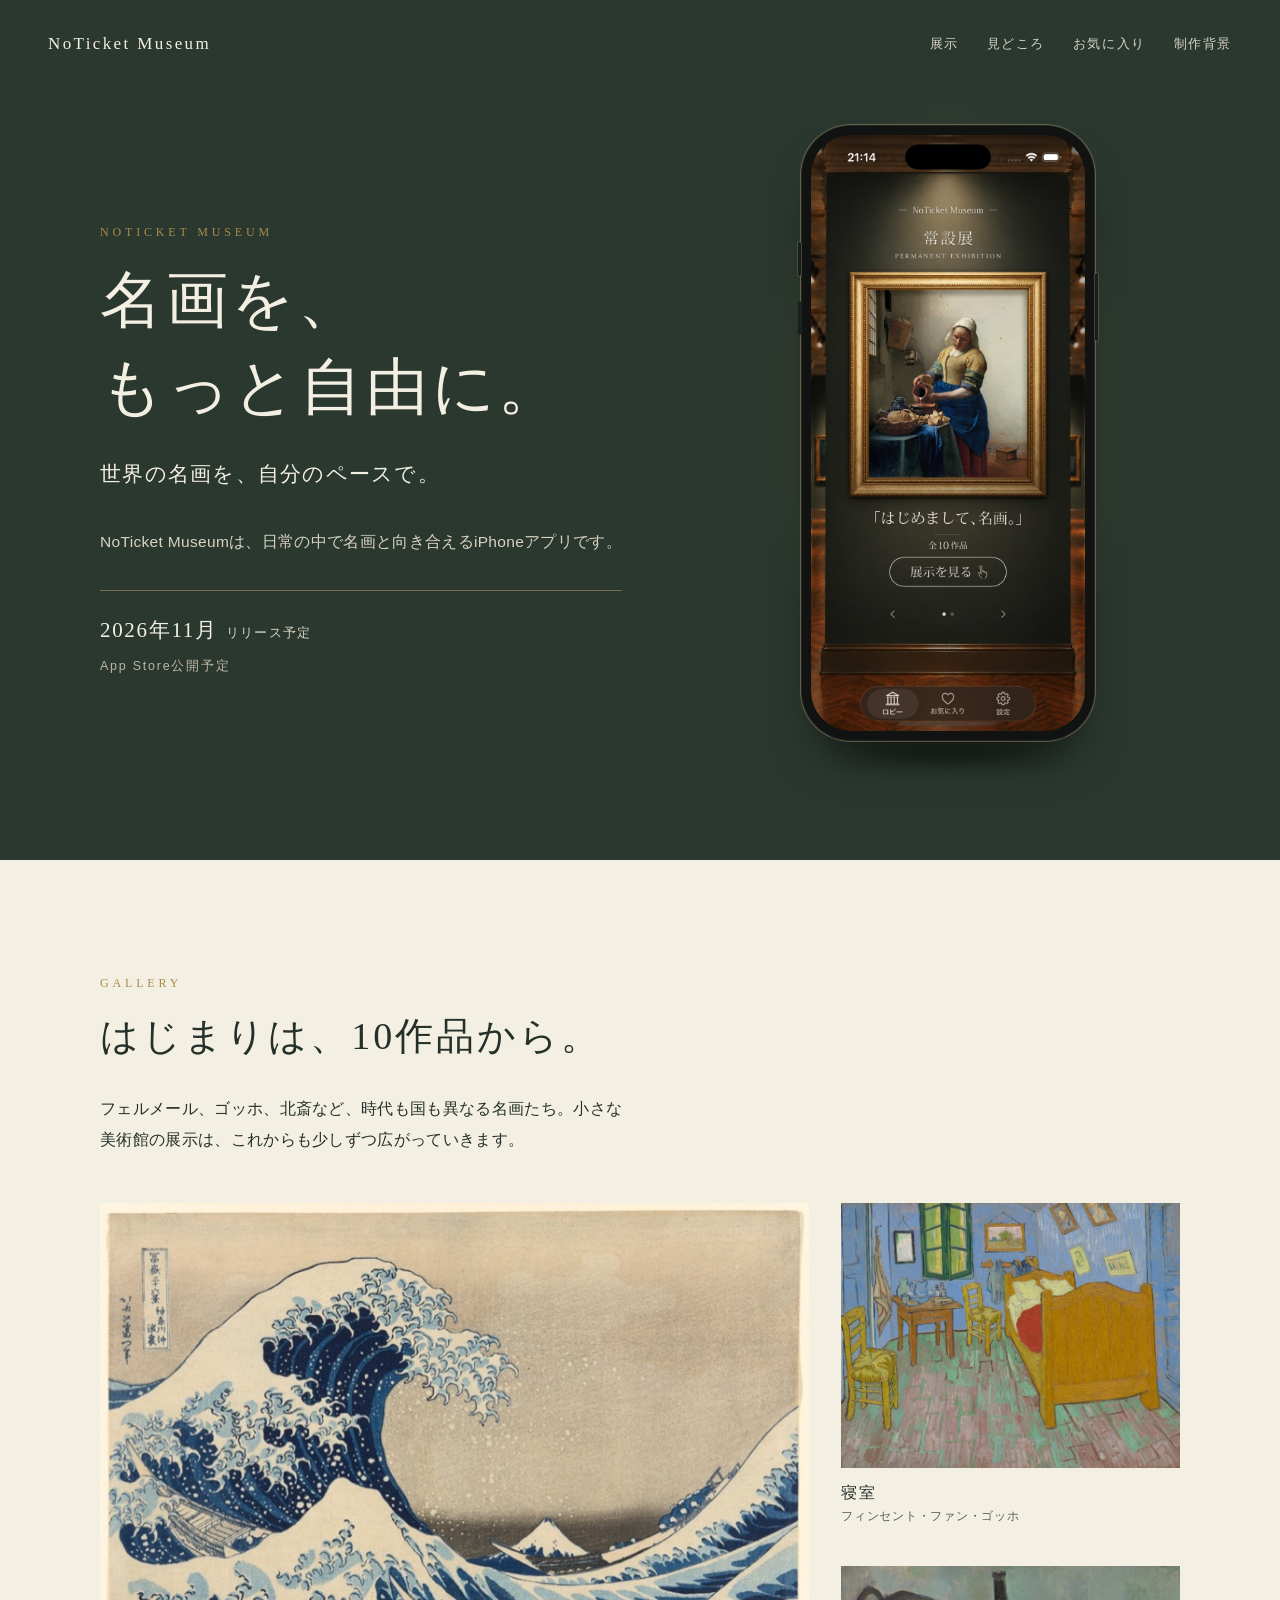
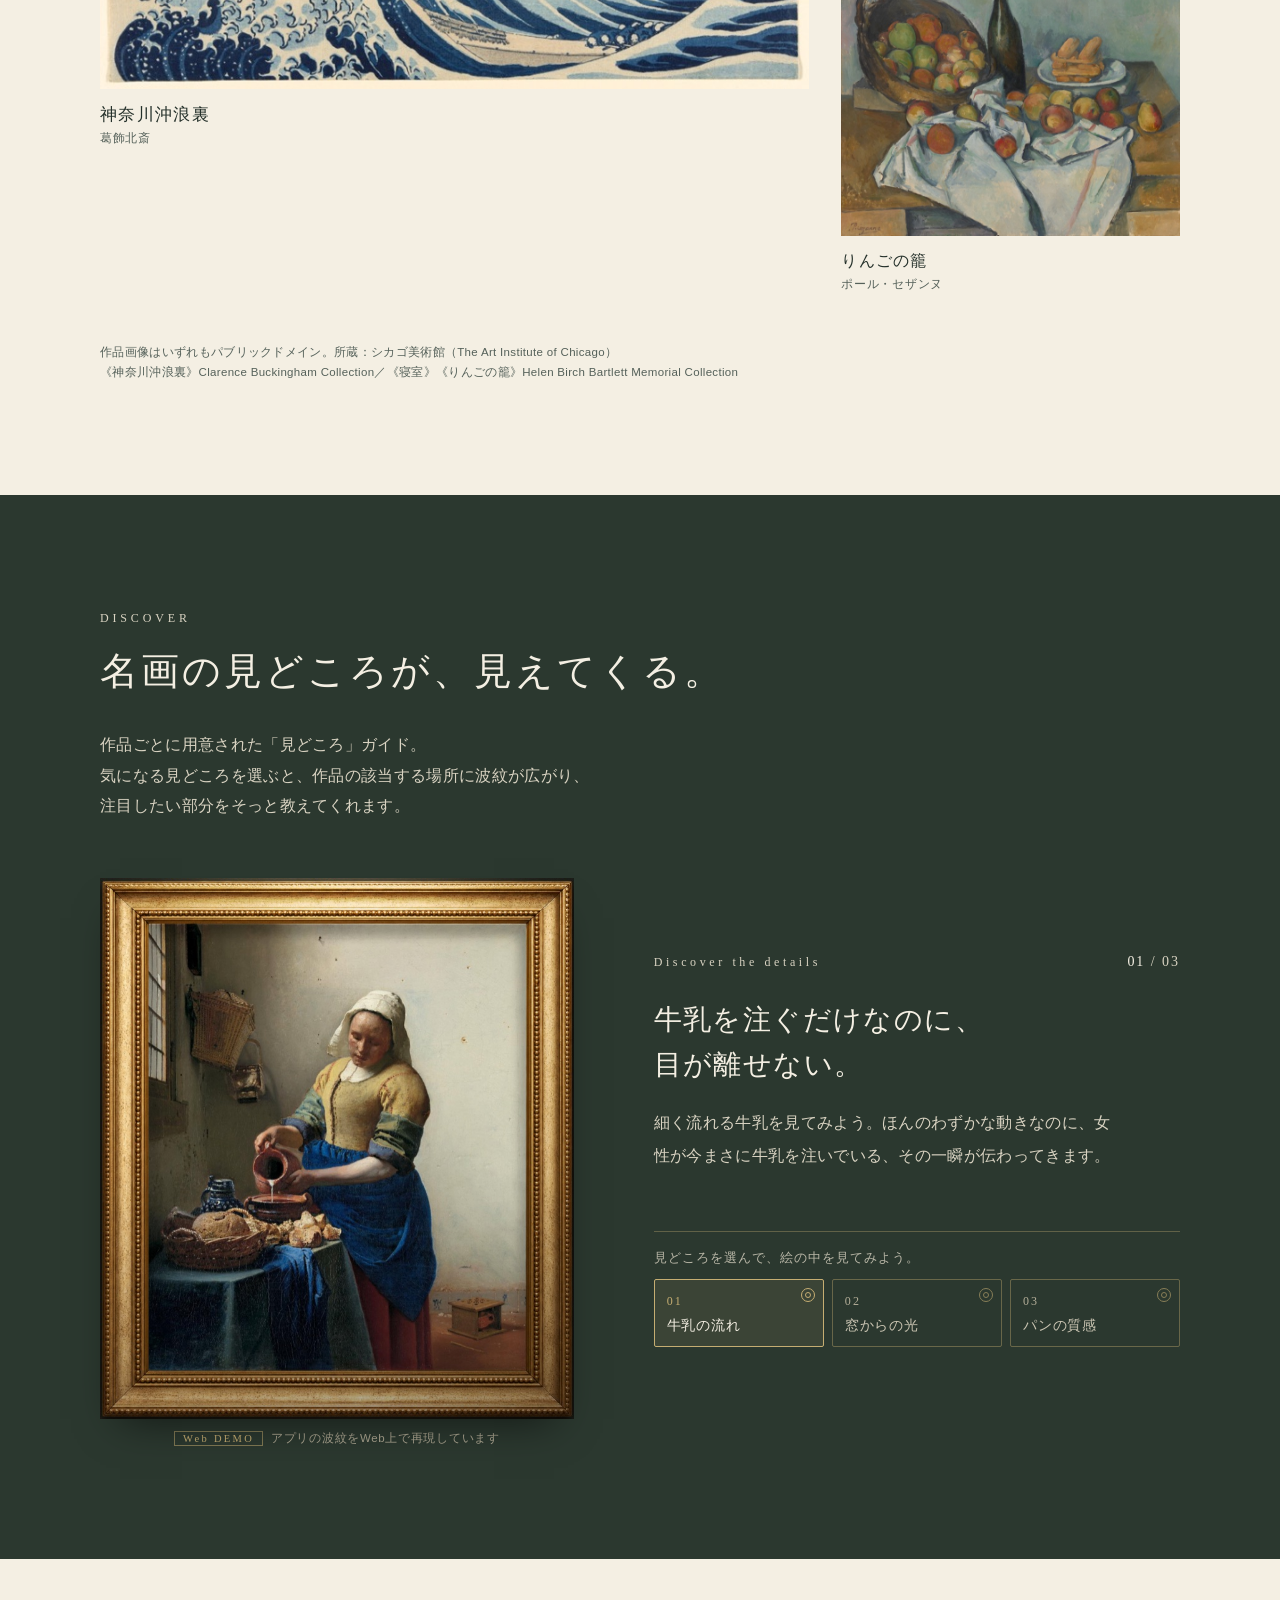
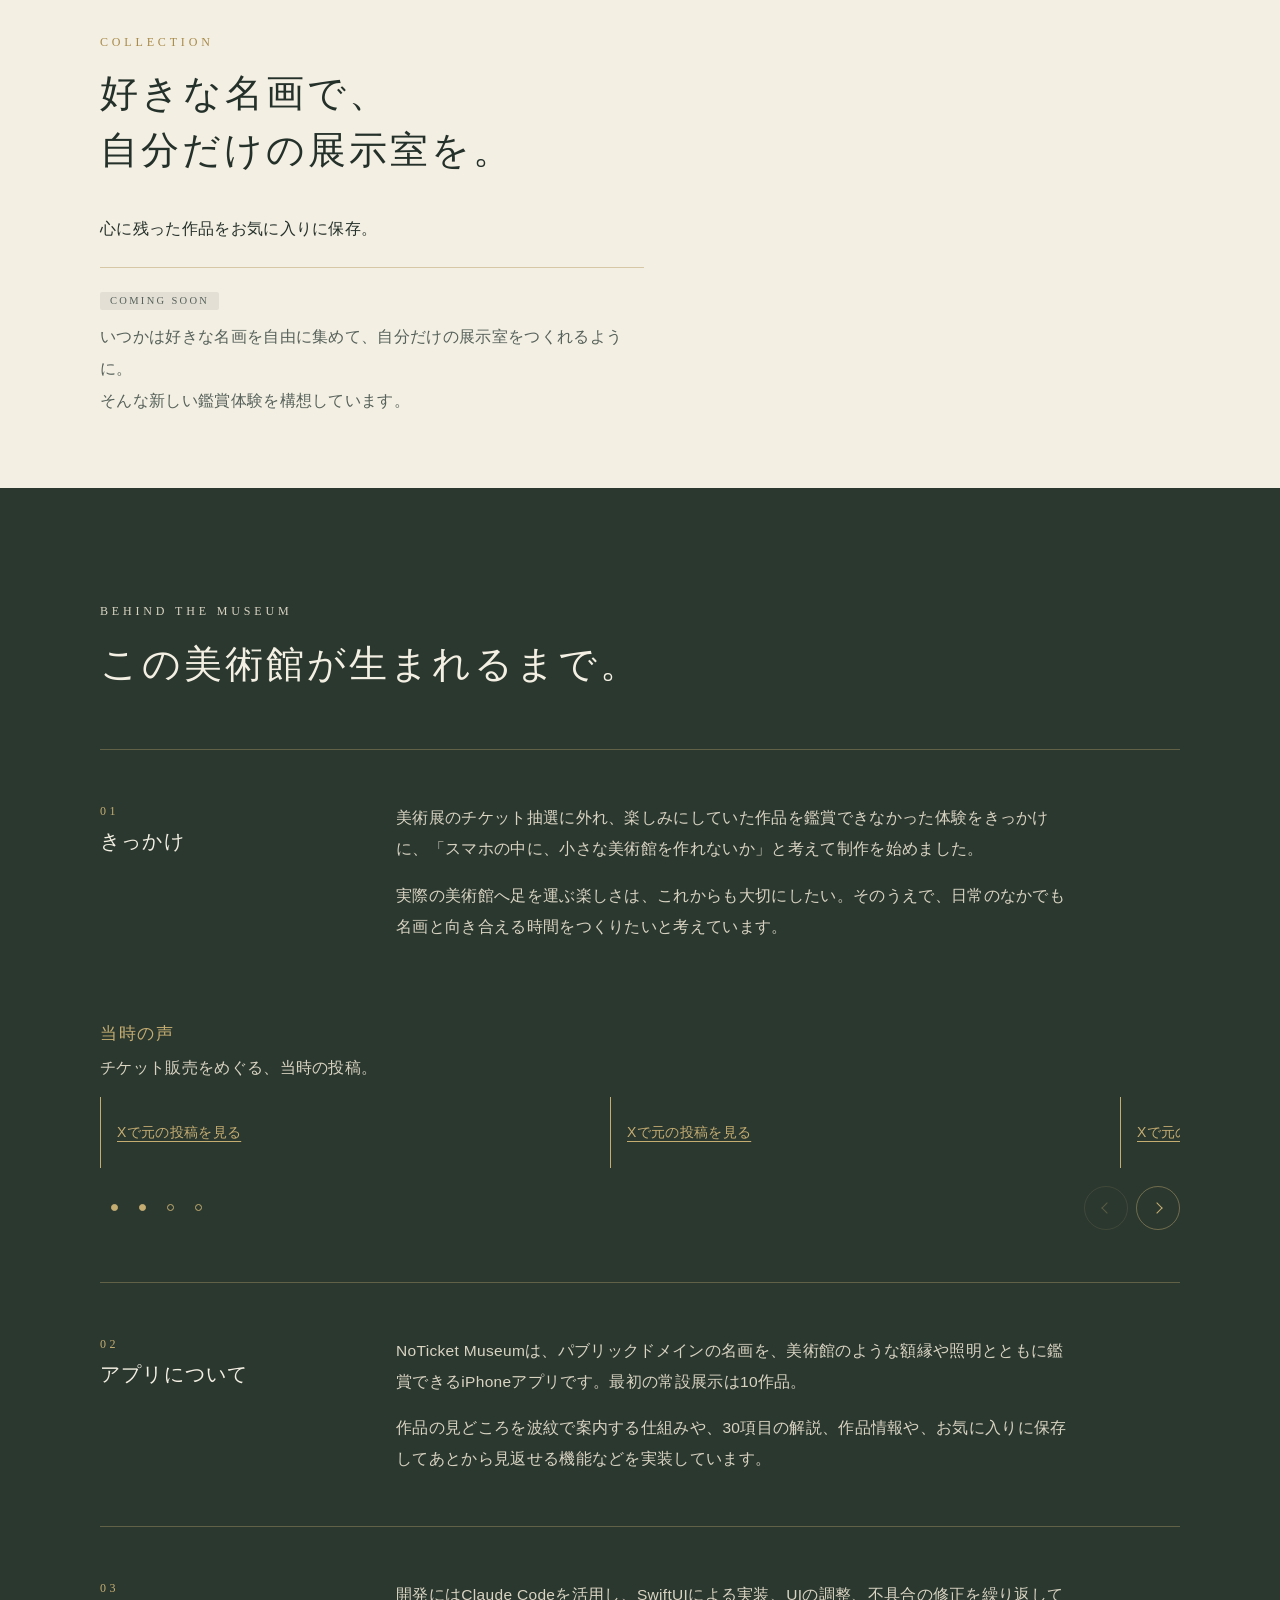
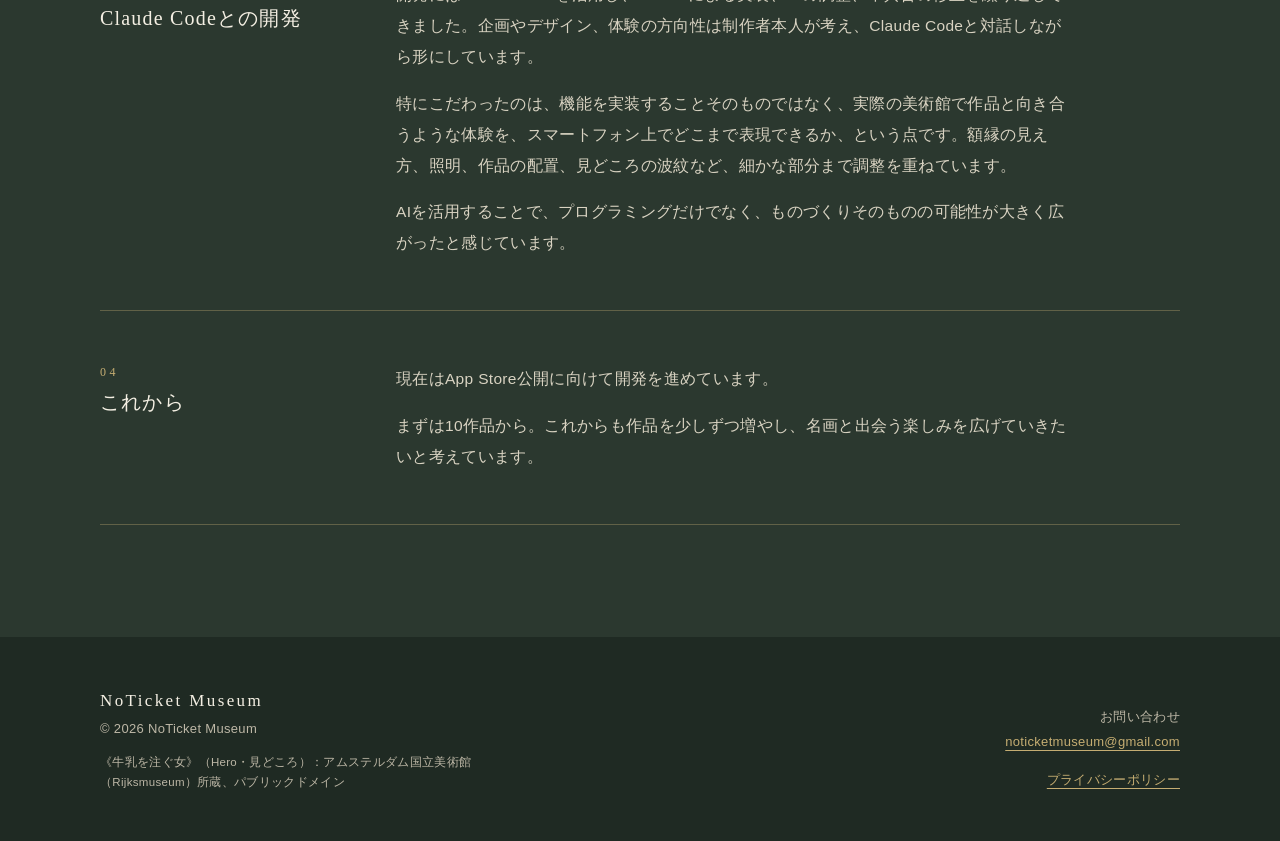
<file: index.html>
<!doctype html>
<html lang="ja">
<head>
  <meta charset="utf-8">
  <meta name="viewport" content="width=device-width, initial-scale=1">
  <title>NoTicket Museum｜スマホの中に、小さな美術館を。</title>
  <meta name="description" content="世界の名画を、いつものスマホで。気になるところを見つけながら、自分のペースでゆっくり鑑賞する。NoTicket Museum は iPhone 向けの名画鑑賞アプリです（2026年11月リリース予定）。">
  <meta name="theme-color" content="#2b382f">
  <link rel="canonical" href="https://noticketmuseum.github.io/">
  <link rel="icon" href="/favicon.svg" type="image/svg+xml">
  <meta property="og:type" content="website">
  <meta property="og:site_name" content="NoTicket Museum">
  <meta property="og:title" content="NoTicket Museum｜スマホの中に、小さな美術館を。">
  <meta property="og:description" content="世界の名画を、いつものスマホで。気になるところを見つけながら、自分のペースでゆっくり鑑賞する。iPhone 向けの名画鑑賞アプリ。">
  <meta property="og:url" content="https://noticketmuseum.github.io/">
  <meta property="og:image" content="https://noticketmuseum.github.io/assets/img/og.jpg">
  <meta property="og:image:width" content="1200">
  <meta property="og:image:height" content="630">
  <meta property="og:locale" content="ja_JP">
  <meta name="twitter:card" content="summary_large_image">
  <link rel="stylesheet" href="/assets/css/style.css?v=20261026o">
</head>
<body>
  <a class="skip" href="#main">本文へ移動</a>

  <header class="site-header">
    <a class="wordmark" href="/" aria-label="NoTicket Museum トップ">NoTicket Museum</a>
    <nav aria-label="ページ内">
      <a href="#gallery">展示</a>
      <a href="#discover">見どころ</a>
      <a href="#collection">お気に入り</a>
      <a href="#behind">制作背景</a>
    </nav>
  </header>

  <main id="main">

    <!-- 1. HERO -->
    <section class="hero" aria-labelledby="hero-title">
      <div class="hero__inner">
        <div class="hero__text">
          <p class="eyebrow">NoTicket Museum</p>
          <h1 id="hero-title"><span class="nw">名画を、</span><br><span class="nw">もっと自由に。</span></h1>

          <div class="lead">
            <p class="lead__key"><span class="p">世界の名画を、</span><span class="p">自分のペースで。</span></p>
            <p class="lead__about"><span class="p">NoTicket Museumは、</span><span class="p">日常の中で名画と向き合える</span><span class="p">iPhoneアプリです。</span></p>
          </div>

          <p class="release">
            <span class="release__date">2026年11月<span class="release__sub">リリース予定</span></span>
            <span class="release__store">App Store公開予定</span>
          </p>
        </div>

        <figure class="hero__visual">
          <div class="device">
            <img src="/assets/img/lobby-full.jpg" width="720" height="1565" alt="アプリのロビー画面。深い緑の壁に金の額縁が掛かり、フェルメール《牛乳を注ぐ女》が展示されている。「常設展」「全10作品」「展示を見る」の表示がある。" fetchpriority="high">
          </div>
        </figure>
      </div>
    </section>

    <!-- 2. GALLERY -->
    <section class="section section--ivory section--gallery" id="gallery" aria-labelledby="gallery-title">
      <div class="wrap">
        <header class="gallery__head">
          <p class="eyebrow gallery__eyebrow">Gallery</p>
          <h2 id="gallery-title"><span class="p">はじまりは、</span><span class="p">10作品から。</span></h2>
          <div class="gallery__lead">
            <p>フェルメール、ゴッホ、北斎など、時代も国も異なる名画たち。小さな美術館の展示は、これからも少しずつ広がっていきます。</p>
          </div>
        </header>
      </div>

      <div class="rail" tabindex="0" role="region" aria-label="展示作品（横にスクロールできます）">
        <div class="rail__track">
          <figure class="work work--main">
            <img src="/assets/img/wave.jpg" width="760" height="521" loading="lazy" alt="葛飾北斎《神奈川沖浪裏》">
            <figcaption><b>神奈川沖浪裏</b>葛飾北斎</figcaption>
          </figure>
          <figure class="work work--sub1">
            <img src="/assets/img/bedroom.jpg" width="760" height="595" loading="lazy" alt="フィンセント・ファン・ゴッホ《寝室》">
            <figcaption><b>寝室</b>フィンセント・ファン・ゴッホ</figcaption>
          </figure>
          <figure class="work work--sub2">
            <img src="/assets/img/apples.jpg" width="760" height="606" loading="lazy" alt="ポール・セザンヌ《りんごの籠》">
            <figcaption><b>りんごの籠</b>ポール・セザンヌ</figcaption>
          </figure>
        </div>
      </div>

      <div class="wrap">
        <p class="credit">作品画像はいずれもパブリックドメイン。所蔵：シカゴ美術館（The Art Institute of Chicago）<br>《神奈川沖浪裏》Clarence Buckingham Collection／《寝室》《りんごの籠》Helen Birch Bartlett Memorial Collection</p>
      </div>
    </section>

    <!-- 3. DISCOVER -->
    <section class="section section--sage" id="discover" aria-labelledby="discover-title">
      <div class="wrap">
        <header class="section__head">
          <p class="eyebrow">Discover</p>
          <h2 id="discover-title"><span class="p">名画の見どころが、</span><span class="p">見えてくる。</span></h2>
          <p>作品ごとに用意された「見どころ」ガイド。<br>気になる見どころを選ぶと、作品の該当する場所に波紋が広がり、<span class="p">注目したい部分をそっと教えてくれます。</span></p>
        </header>

        <div class="split--discover">
          <div class="stage-wrap">
            <div class="stage" id="stage">
              <img src="/assets/img/milkmaid-framed.jpg" width="760" height="868" loading="lazy" alt="見どころを示す対象の作品（フェルメール《牛乳を注ぐ女》）">
              <span class="ripple" id="ripple" aria-hidden="true"><i></i><i></i><i></i></span>
            </div>
            <p class="demo-cap"><span class="demo-tag">Web DEMO</span>アプリの波紋をWeb上で再現しています</p>
          </div>

          <div class="guide" id="guide">
            <div class="guide__top">
              <p class="guide__label">Discover the details</p>
              <p class="guide__count" aria-hidden="true"><span id="guide-no">01</span> / 03</p>
            </div>

            <div class="guide__panels" aria-live="polite">
              <div class="guide__panel is-active" id="gp-0" data-x="37.0" data-y="56.7">
                <h3>牛乳を注ぐだけなのに、<span class="p">目が離せない。</span></h3>
                <p>細く流れる牛乳を見てみよう。ほんのわずかな動きなのに、女性が今まさに牛乳を注いでいる、その一瞬が伝わってきます。</p>
              </div>
              <div class="guide__panel" id="gp-1" data-x="13.8" data-y="27.0" aria-hidden="true" inert>
                <h3>光は、左の窓からだけ。</h3>
                <p>女性の顔、黄色い服、テーブルの上。左の窓から差し込む光を追ってみると、当たる場所によって明るさや色の見え方が少しずつ違うことに気づきます。</p>
              </div>
              <div class="guide__panel" id="gp-2" data-x="26.2" data-y="63.7" aria-hidden="true" inert>
                <h3>パンの表面、<span class="p">よく見ると光の点だらけ。</span></h3>
                <p>パンの表面を拡大して、じっくり見てみよう。小さな明るい点がいくつも重なって、パンのごつごつした質感まで伝わってきます。</p>
              </div>
            </div>

            <hr class="guide__rule">
            <p class="guide__hint" id="guide-hint">見どころを選んで、絵の中を見てみよう。</p>
            <div class="guide__nav" role="group" aria-label="見どころを選ぶ" aria-describedby="guide-hint">
              <button type="button" class="guide__btn is-active" data-i="0" aria-pressed="true" aria-controls="gp-0"><span class="guide__no">01</span><span class="guide__name">牛乳の流れ</span><span class="guide__icon" aria-hidden="true"></span></button>
              <button type="button" class="guide__btn" data-i="1" aria-pressed="false" aria-controls="gp-1"><span class="guide__no">02</span><span class="guide__name">窓からの光</span><span class="guide__icon" aria-hidden="true"></span></button>
              <button type="button" class="guide__btn" data-i="2" aria-pressed="false" aria-controls="gp-2"><span class="guide__no">03</span><span class="guide__name">パンの質感</span><span class="guide__icon" aria-hidden="true"></span></button>
            </div>
          </div>
        </div>
      </div>
    </section>

    <!-- 4. COLLECTION -->
    <section class="section section--ivory section--compact" id="collection" aria-labelledby="collection-title">
      <div class="wrap collection">
        <p class="eyebrow">Collection</p>
        <h2 id="collection-title" class="collection__title"><span class="p">好きな名画で、</span><br><span class="p">自分だけの展示室を。</span></h2>

        <div class="collection__body">
          <p>心に残った作品をお気に入りに保存。</p>
          <div class="collection__soon">
            <p class="soon"><span class="soon__tag">Coming Soon</span></p>
            <p>いつかは好きな名画を自由に集めて、自分だけの展示室をつくれるように。</p>
            <p>そんな新しい鑑賞体験を構想しています。</p>
          </div>
        </div>
      </div>
    </section>

    <!-- 5. BEHIND THE MUSEUM -->
    <section class="section section--sage" id="behind" aria-labelledby="behind-title">
      <div class="wrap">
        <header class="section__head section__head--behind">
          <p class="eyebrow">Behind the Museum</p>
          <h2 id="behind-title"><span class="p">この美術館が</span><span class="p">生まれるまで。</span></h2>
        </header>

        <div class="story">
          <article class="story__row">
            <h3><span>01</span>きっかけ</h3>
            <div>
              <p>美術展のチケット抽選に外れ、楽しみにしていた作品を鑑賞できなかった体験をきっかけに、「スマホの中に、小さな美術館を作れないか」と考えて制作を始めました。</p>
              <p>実際の美術館へ足を運ぶ楽しさは、これからも大切にしたい。そのうえで、日常のなかでも名画と向き合える時間をつくりたいと考えています。</p>
            </div>

          <div class="voices" id="voices" role="region" aria-roledescription="カルーセル" aria-label="当時の声">
            <div class="voices__head">
              <h4 class="voices__title">当時の声</h4>
              <p class="voices__sub">チケット販売をめぐる、当時の投稿。</p>
            </div>
            <ul class="voices__track" id="voices-track" tabindex="0" aria-label="投稿一覧（横にスクロールできます）">
              <li class="voice" id="voice-1" aria-label="投稿 1 / 4">
                <blockquote class="twitter-tweet" data-lang="ja" data-dnt="true" data-theme="dark"><a href="https://x.com/Vermeer2026/status/2071866326977540388" target="_blank" rel="noopener noreferrer">Xで元の投稿を見る</a></blockquote>
              </li>
              <li class="voice" id="voice-2" aria-label="投稿 2 / 4">
                <blockquote class="twitter-tweet" data-lang="ja" data-dnt="true" data-theme="dark"><a href="https://x.com/yamatoya_kcs/status/2066558007522271396" target="_blank" rel="noopener noreferrer">Xで元の投稿を見る</a></blockquote>
              </li>
              <li class="voice" id="voice-3" aria-label="投稿 3 / 4">
                <blockquote class="twitter-tweet" data-lang="ja" data-dnt="true" data-theme="dark"><a href="https://x.com/EWfSBBpwUnjV7g5/status/2101483822282084641" target="_blank" rel="noopener noreferrer">Xで元の投稿を見る</a></blockquote>
              </li>
              <li class="voice" id="voice-4" aria-label="投稿 4 / 4">
                <blockquote class="twitter-tweet" data-lang="ja" data-dnt="true" data-theme="dark"><a href="https://x.com/012110_kawaii/status/2090745106521591861" target="_blank" rel="noopener noreferrer">Xで元の投稿を見る</a></blockquote>
              </li>
            </ul>
            <div class="voices__ctrl">
              <div class="voices__dots" role="group" aria-label="表示中の投稿">
                <button type="button" class="voices__dot" data-i="0" aria-label="投稿1へ"></button>
                <button type="button" class="voices__dot" data-i="1" aria-label="投稿2へ"></button>
                <button type="button" class="voices__dot" data-i="2" aria-label="投稿3へ"></button>
                <button type="button" class="voices__dot" data-i="3" aria-label="投稿4へ"></button>
              </div>
              <div class="voices__arrows">
                <button type="button" class="voices__arrow voices__arrow--prev" aria-label="前の投稿へ" aria-controls="voices-track"><span aria-hidden="true"></span></button>
                <button type="button" class="voices__arrow voices__arrow--next" aria-label="次の投稿へ" aria-controls="voices-track"><span aria-hidden="true"></span></button>
              </div>
            </div>
          </div>
          </article>

          <article class="story__row">
            <h3><span>02</span>アプリについて</h3>
            <div>
              <p>NoTicket Museumは、パブリックドメインの名画を、美術館のような額縁や照明とともに鑑賞できるiPhoneアプリです。最初の常設展示は10作品。</p>
              <p>作品の見どころを波紋で案内する仕組みや、30項目の解説、作品情報や、お気に入りに保存してあとから見返せる機能などを実装しています。</p>
            </div>
          </article>

          <article class="story__row">
            <h3><span>03</span>Claude Codeとの開発</h3>
            <div>
              <p>開発にはClaude Codeを活用し、SwiftUIによる実装、UIの調整、不具合の修正を繰り返してきました。企画やデザイン、体験の方向性は制作者本人が考え、Claude Codeと対話しながら形にしています。</p>
              <p>特にこだわったのは、機能を実装することそのものではなく、実際の美術館で作品と向き合うような体験を、スマートフォン上でどこまで表現できるか、という点です。額縁の見え方、照明、作品の配置、見どころの波紋など、細かな部分まで調整を重ねています。</p>
              <p>AIを活用することで、プログラミングだけでなく、ものづくりそのものの可能性が大きく広がったと感じています。</p>
            </div>
          </article>

          <article class="story__row">
            <h3><span>04</span>これから</h3>
            <div>
              <p>現在はApp Store公開に向けて開発を進めています。</p>
              <p>まずは10作品から。これからも作品を少しずつ増やし、名画と出会う楽しみを広げていきたいと考えています。</p>
            </div>
          </article>
        </div>
      </div>
    </section>

  </main>

  <footer class="site-footer">
    <div class="wrap footer__inner">
      <div>
        <p class="wordmark">NoTicket Museum</p>
        <p class="small">© 2026 NoTicket Museum</p>
        <p class="small small--credit">《牛乳を注ぐ女》（Hero・見どころ）：アムステルダム国立美術館（Rijksmuseum）所蔵、パブリックドメイン</p>
      </div>
      <div class="footer__links">
        <p class="small">お問い合わせ<br><a href="mailto:noticketmuseum@gmail.com">noticketmuseum@gmail.com</a></p>
        <p class="small"><a href="/privacy/">プライバシーポリシー</a></p>
      </div>
    </div>
  </footer>

  <script src="/assets/js/main.js?v=20261026o" defer></script>
</body>
</html>
</file>
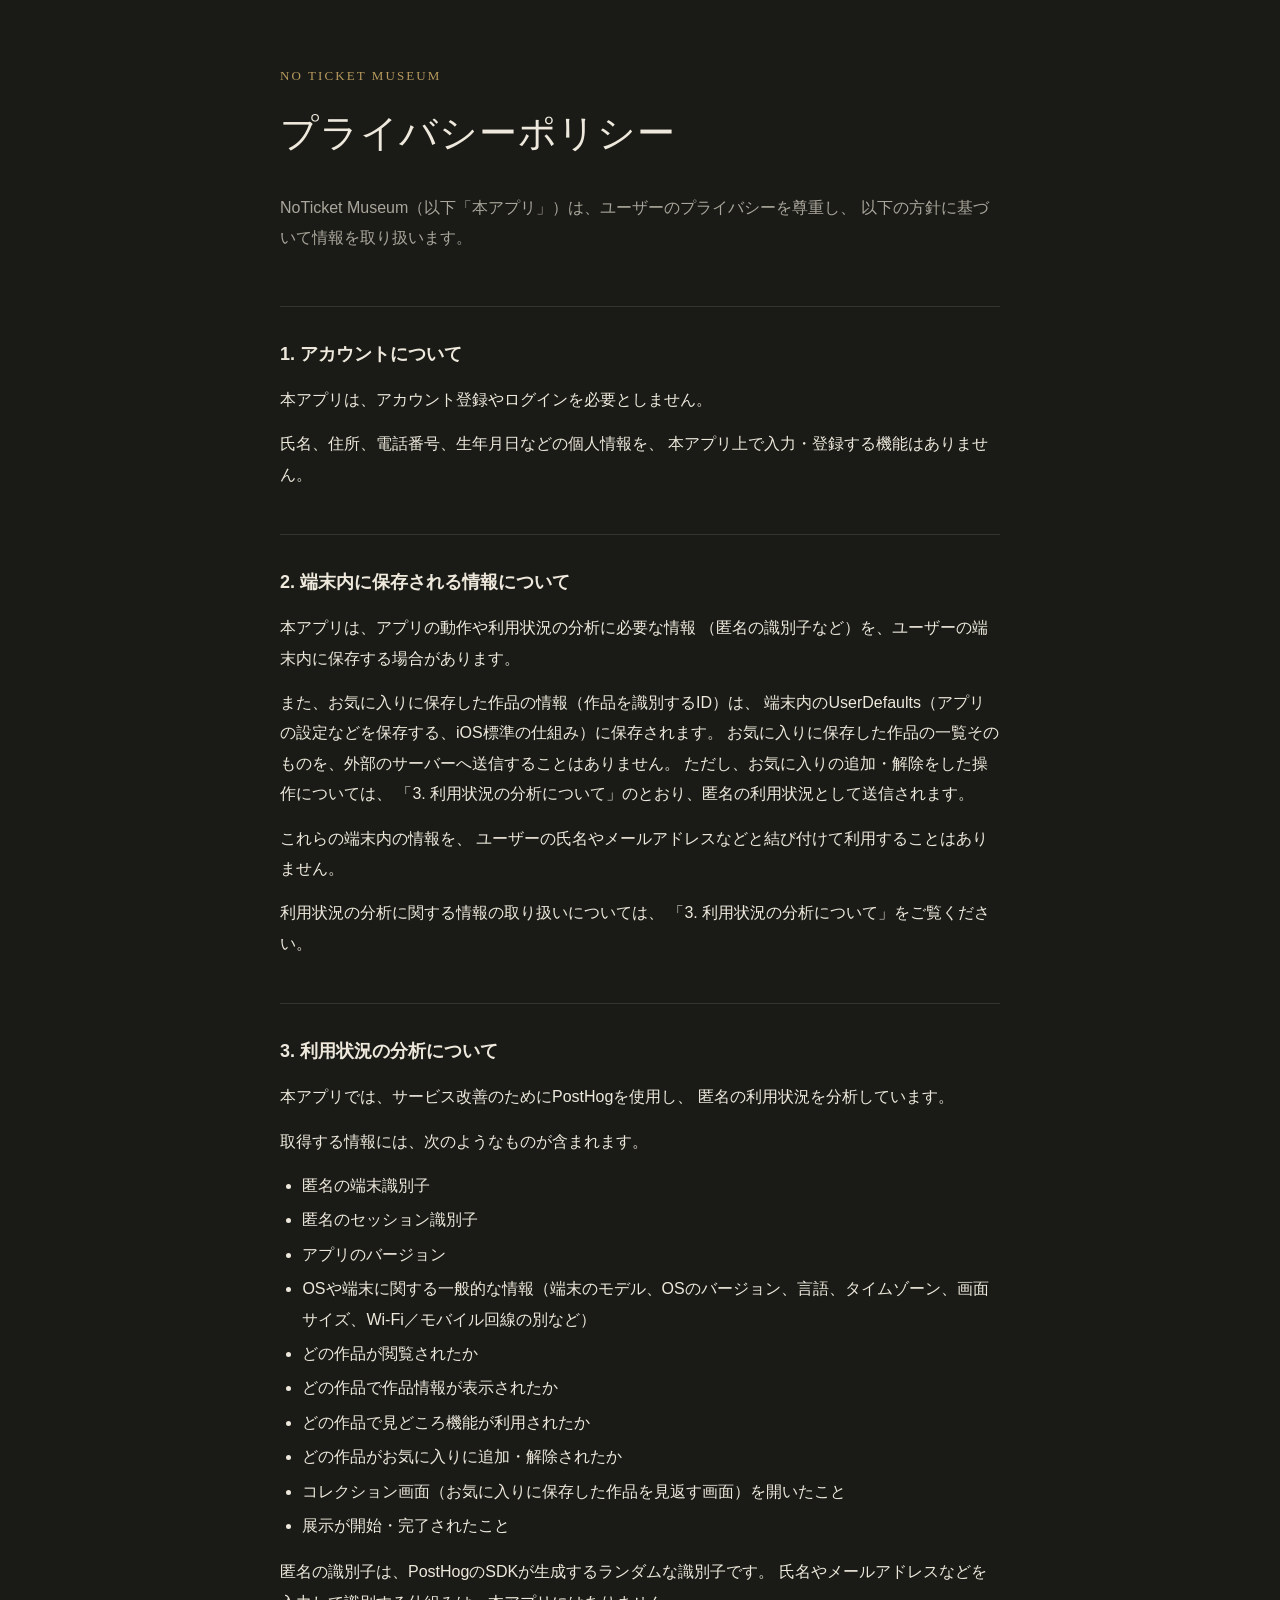
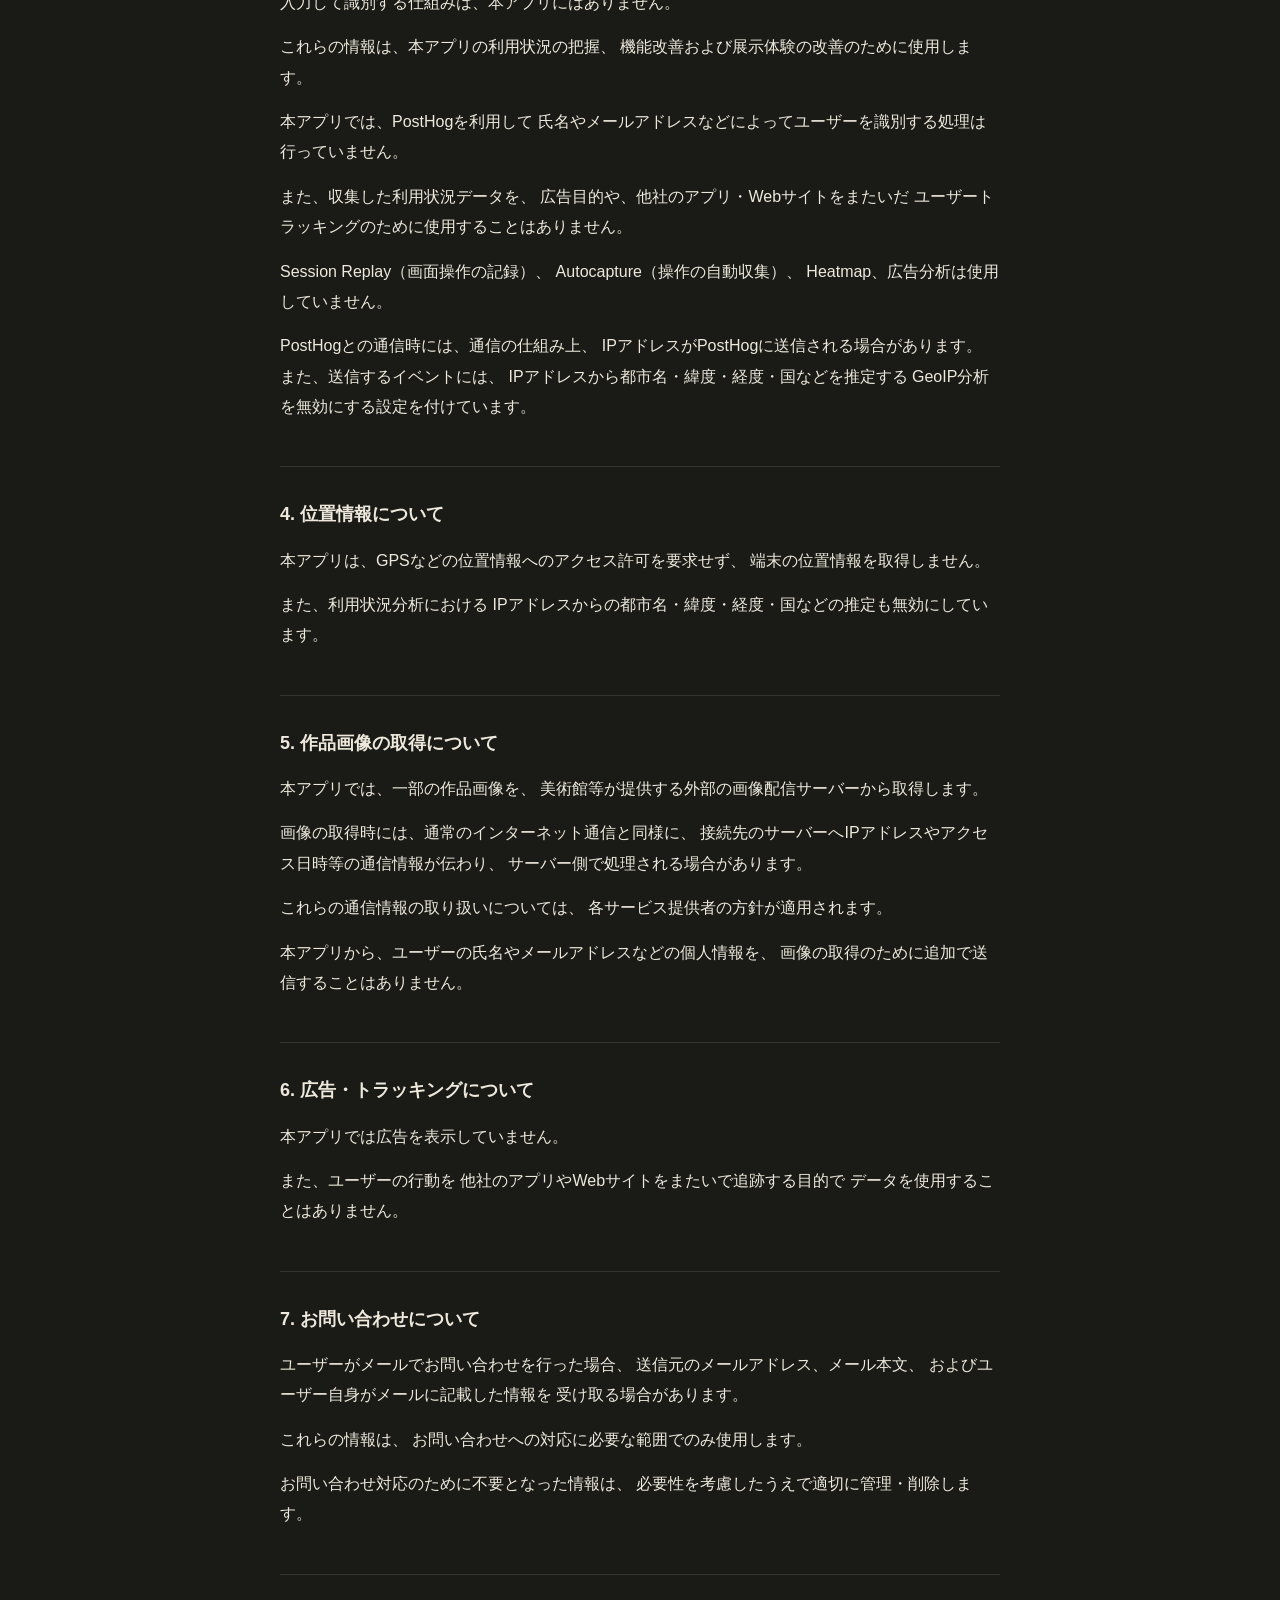
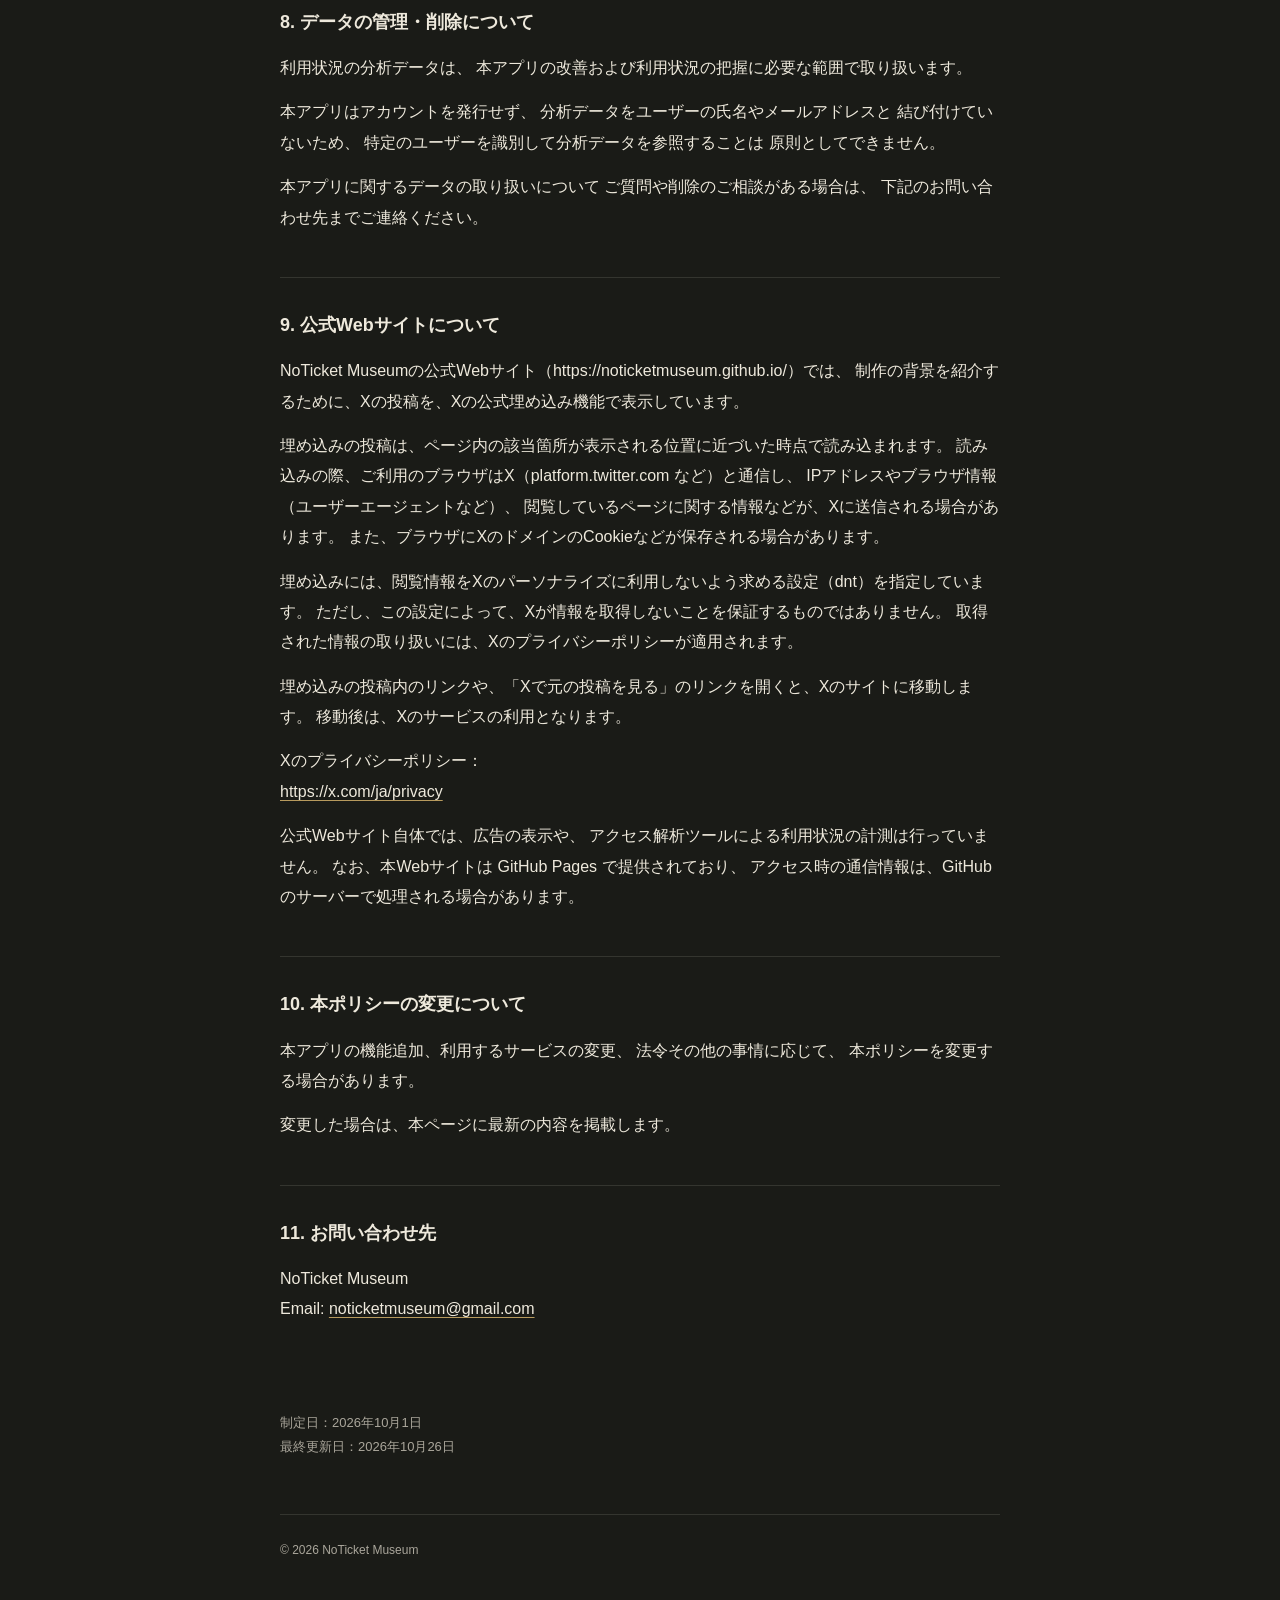
<file: privacy/index.html>
<!doctype html>
<html lang="ja">
<head>
  <meta charset="utf-8">
  <meta name="viewport" content="width=device-width, initial-scale=1">
  <meta name="color-scheme" content="dark">

  <title>プライバシーポリシー | NoTicket Museum</title>

  <style>
    :root {
      --bg: #1a1b17;
      --text: #eee9dc;
      --secondary: #aaa69b;
      --line: rgba(238, 233, 220, 0.12);
      --accent: #b79a5d;
    }

    * {
      box-sizing: border-box;
    }

    body {
      margin: 0;
      background: var(--bg);
      color: var(--text);
      font-family:
        -apple-system,
        BlinkMacSystemFont,
        "Hiragino Sans",
        "Yu Gothic",
        sans-serif;
      line-height: 1.9;
      -webkit-font-smoothing: antialiased;
    }

    main {
      width: min(720px, calc(100% - 40px));
      margin: 0 auto;
      padding: 64px 0 80px;
    }

    header {
      margin-bottom: 52px;
    }

    .brand {
      margin: 0 0 8px;
      color: var(--accent);
      font-family: Georgia, "Times New Roman", serif;
      font-size: 13px;
      letter-spacing: 0.16em;
    }

    h1 {
      margin: 0;
      font-family:
        "Hiragino Mincho ProN",
        "Yu Mincho",
        serif;
      font-size: clamp(28px, 6vw, 38px);
      font-weight: 500;
      letter-spacing: 0.02em;
    }

    .intro {
      margin-top: 24px;
      color: var(--secondary);
    }

    section {
      padding: 30px 0;
      border-top: 1px solid var(--line);
    }

    h2 {
      margin: 0 0 14px;
      font-size: 18px;
      font-weight: 600;
    }

    p {
      margin: 0 0 14px;
    }

    ul {
      margin: 12px 0 16px;
      padding-left: 1.4em;
    }

    li {
      margin: 4px 0;
    }

    a {
      color: var(--text);
      text-decoration-color: var(--accent);
      text-underline-offset: 3px;
    }

    .date {
      margin-top: 42px;
      color: var(--secondary);
      font-size: 13px;
    }

    footer {
      margin-top: 54px;
      padding-top: 24px;
      border-top: 1px solid var(--line);
      color: var(--secondary);
      font-size: 12px;
    }

    @media (max-width: 520px) {
      main {
        width: min(100% - 32px, 720px);
        padding-top: 44px;
      }

      header {
        margin-bottom: 38px;
      }

      section {
        padding: 26px 0;
      }
    }
  </style>
</head>

<body>
<main>

  <header>
    <p class="brand">NO TICKET MUSEUM</p>

    <h1>プライバシーポリシー</h1>

    <p class="intro">
      NoTicket Museum（以下「本アプリ」）は、ユーザーのプライバシーを尊重し、
      以下の方針に基づいて情報を取り扱います。
    </p>
  </header>

  <section>
    <h2>1. アカウントについて</h2>

    <p>
      本アプリは、アカウント登録やログインを必要としません。
    </p>

    <p>
      氏名、住所、電話番号、生年月日などの個人情報を、
      本アプリ上で入力・登録する機能はありません。
    </p>
  </section>

  <section>
    <h2>2. 端末内に保存される情報について</h2>

    <p>
      本アプリは、アプリの動作や利用状況の分析に必要な情報
      （匿名の識別子など）を、ユーザーの端末内に保存する場合があります。
    </p>

    <p>
      また、お気に入りに保存した作品の情報（作品を識別するID）は、
      端末内のUserDefaults（アプリの設定などを保存する、iOS標準の仕組み）に保存されます。
      お気に入りに保存した作品の一覧そのものを、外部のサーバーへ送信することはありません。
      ただし、お気に入りの追加・解除をした操作については、
      「3. 利用状況の分析について」のとおり、匿名の利用状況として送信されます。
    </p>

    <p>
      これらの端末内の情報を、
      ユーザーの氏名やメールアドレスなどと結び付けて利用することはありません。
    </p>

    <p>
      利用状況の分析に関する情報の取り扱いについては、
      「3. 利用状況の分析について」をご覧ください。
    </p>
  </section>

  <section>
    <h2>3. 利用状況の分析について</h2>

    <p>
      本アプリでは、サービス改善のためにPostHogを使用し、
      匿名の利用状況を分析しています。
    </p>

    <p>
      取得する情報には、次のようなものが含まれます。
    </p>

    <ul>
      <li>匿名の端末識別子</li>
      <li>匿名のセッション識別子</li>
      <li>アプリのバージョン</li>
      <li>OSや端末に関する一般的な情報（端末のモデル、OSのバージョン、言語、タイムゾーン、画面サイズ、Wi-Fi／モバイル回線の別など）</li>
      <li>どの作品が閲覧されたか</li>
      <li>どの作品で作品情報が表示されたか</li>
      <li>どの作品で見どころ機能が利用されたか</li>
      <li>どの作品がお気に入りに追加・解除されたか</li>
      <li>コレクション画面（お気に入りに保存した作品を見返す画面）を開いたこと</li>
      <li>展示が開始・完了されたこと</li>
    </ul>

    <p>
      匿名の識別子は、PostHogのSDKが生成するランダムな識別子です。
      氏名やメールアドレスなどを入力して識別する仕組みは、本アプリにはありません。
    </p>

    <p>
      これらの情報は、本アプリの利用状況の把握、
      機能改善および展示体験の改善のために使用します。
    </p>

    <p>
      本アプリでは、PostHogを利用して
      氏名やメールアドレスなどによってユーザーを識別する処理は行っていません。
    </p>

    <p>
      また、収集した利用状況データを、
      広告目的や、他社のアプリ・Webサイトをまたいだ
      ユーザートラッキングのために使用することはありません。
    </p>

    <p>
      Session Replay（画面操作の記録）、
      Autocapture（操作の自動収集）、
      Heatmap、広告分析は使用していません。
    </p>

    <p>
      PostHogとの通信時には、通信の仕組み上、
      IPアドレスがPostHogに送信される場合があります。
      また、送信するイベントには、
      IPアドレスから都市名・緯度・経度・国などを推定する
      GeoIP分析を無効にする設定を付けています。
    </p>
  </section>

  <section>
    <h2>4. 位置情報について</h2>

    <p>
      本アプリは、GPSなどの位置情報へのアクセス許可を要求せず、
      端末の位置情報を取得しません。
    </p>

    <p>
      また、利用状況分析における
      IPアドレスからの都市名・緯度・経度・国などの推定も無効にしています。
    </p>
  </section>

  <section>
    <h2>5. 作品画像の取得について</h2>

    <p>
      本アプリでは、一部の作品画像を、
      美術館等が提供する外部の画像配信サーバーから取得します。
    </p>

    <p>
      画像の取得時には、通常のインターネット通信と同様に、
      接続先のサーバーへIPアドレスやアクセス日時等の通信情報が伝わり、
      サーバー側で処理される場合があります。
    </p>

    <p>
      これらの通信情報の取り扱いについては、
      各サービス提供者の方針が適用されます。
    </p>

    <p>
      本アプリから、ユーザーの氏名やメールアドレスなどの個人情報を、
      画像の取得のために追加で送信することはありません。
    </p>
  </section>

  <section>
    <h2>6. 広告・トラッキングについて</h2>

    <p>
      本アプリでは広告を表示していません。
    </p>

    <p>
      また、ユーザーの行動を
      他社のアプリやWebサイトをまたいで追跡する目的で
      データを使用することはありません。
    </p>
  </section>

  <section>
    <h2>7. お問い合わせについて</h2>

    <p>
      ユーザーがメールでお問い合わせを行った場合、
      送信元のメールアドレス、メール本文、
      およびユーザー自身がメールに記載した情報を
      受け取る場合があります。
    </p>

    <p>
      これらの情報は、
      お問い合わせへの対応に必要な範囲でのみ使用します。
    </p>

    <p>
      お問い合わせ対応のために不要となった情報は、
      必要性を考慮したうえで適切に管理・削除します。
    </p>
  </section>

  <section>
    <h2>8. データの管理・削除について</h2>

    <p>
      利用状況の分析データは、
      本アプリの改善および利用状況の把握に必要な範囲で取り扱います。
    </p>

    <p>
      本アプリはアカウントを発行せず、
      分析データをユーザーの氏名やメールアドレスと
      結び付けていないため、
      特定のユーザーを識別して分析データを参照することは
      原則としてできません。
    </p>

    <p>
      本アプリに関するデータの取り扱いについて
      ご質問や削除のご相談がある場合は、
      下記のお問い合わせ先までご連絡ください。
    </p>
  </section>

  <section>
    <h2>9. 公式Webサイトについて</h2>

    <p>
      NoTicket Museumの公式Webサイト（https://noticketmuseum.github.io/）では、
      制作の背景を紹介するために、Xの投稿を、Xの公式埋め込み機能で表示しています。
    </p>

    <p>
      埋め込みの投稿は、ページ内の該当箇所が表示される位置に近づいた時点で読み込まれます。
      読み込みの際、ご利用のブラウザはX（platform.twitter.com など）と通信し、
      IPアドレスやブラウザ情報（ユーザーエージェントなど）、
      閲覧しているページに関する情報などが、Xに送信される場合があります。
      また、ブラウザにXのドメインのCookieなどが保存される場合があります。
    </p>

    <p>
      埋め込みには、閲覧情報をXのパーソナライズに利用しないよう求める設定（dnt）を指定しています。
      ただし、この設定によって、Xが情報を取得しないことを保証するものではありません。
      取得された情報の取り扱いには、Xのプライバシーポリシーが適用されます。
    </p>

    <p>
      埋め込みの投稿内のリンクや、「Xで元の投稿を見る」のリンクを開くと、Xのサイトに移動します。
      移動後は、Xのサービスの利用となります。
    </p>

    <p>
      Xのプライバシーポリシー：<br>
      <a href="https://x.com/ja/privacy" target="_blank" rel="noopener noreferrer">https://x.com/ja/privacy</a>
    </p>

    <p>
      公式Webサイト自体では、広告の表示や、
      アクセス解析ツールによる利用状況の計測は行っていません。
      なお、本Webサイトは GitHub Pages で提供されており、
      アクセス時の通信情報は、GitHubのサーバーで処理される場合があります。
    </p>
  </section>

  <section>
    <h2>10. 本ポリシーの変更について</h2>

    <p>
      本アプリの機能追加、利用するサービスの変更、
      法令その他の事情に応じて、
      本ポリシーを変更する場合があります。
    </p>

    <p>
      変更した場合は、本ページに最新の内容を掲載します。
    </p>
  </section>

  <section>
    <h2>11. お問い合わせ先</h2>

    <p>
      NoTicket Museum<br>
      Email:
      <a href="mailto:noticketmuseum@gmail.com">
        noticketmuseum@gmail.com
      </a>
    </p>
  </section>

  <p class="date">
    制定日：2026年10月1日<br>
    最終更新日：2026年10月26日
  </p>

  <footer>
    © 2026 NoTicket Museum
  </footer>

</main>
</body>
</html>
</file>
<file: assets/css/style.css>
:root {
  --sage-900: #1f2a23;
  --sage-800: #2b382f;
  --sage-700: #37463b;
  --ivory: #f4efe3;
  --paper: #fbf9f3;
  --gold: #a88b4a;
  --gold-soft: #c5ad72;
  --ink: #24302a;
  --ink-soft: #55615a;
  --muted: #bdb7a6;
  --serif: "Hiragino Mincho ProN", "Yu Mincho", "YuMincho", "Noto Serif JP", "Times New Roman", serif;
  --sans: -apple-system, BlinkMacSystemFont, "Hiragino Sans", "Hiragino Kaku Gothic ProN", "Yu Gothic", "Noto Sans JP", sans-serif;
}

*, *::before, *::after { box-sizing: border-box; }
html { scroll-behavior: smooth; -webkit-text-size-adjust: 100%; }
body {
  margin: 0;
  background: var(--sage-800);
  color: var(--ink);
  font-family: var(--sans);
  font-size: 16px;
  line-height: 1.9;
  letter-spacing: 0.02em;
  line-break: strict;
  overflow-wrap: anywhere;
}
img { max-width: 100%; height: auto; display: block; }
a { color: inherit; }
h1, h2, h3 { font-family: var(--serif); font-weight: 500; margin: 0; line-height: 1.5; }
p { margin: 0 0 1.2em; }
:focus-visible { outline: 2px solid var(--gold); outline-offset: 3px; }
.p { display: inline-block; }           /* 文節単位で折り返す */
.sp { display: inline; }
@media (min-width: 860px) { .sp { display: none; } }

.skip { position: absolute; left: -999px; top: 8px; background: var(--paper); color: var(--ink); padding: 8px 14px; z-index: 20; }
.skip:focus { left: 8px; }

.wrap { width: min(1080px, 100% - 48px); margin-inline: auto; }

.eyebrow {
  font-family: var(--serif);
  font-size: 12px;
  letter-spacing: 0.32em;
  text-transform: uppercase;
  color: var(--gold);
  margin-bottom: 1.1em;
}

/* header */
.site-header {
  position: absolute; inset: 0 0 auto 0; z-index: 10;
  display: flex; justify-content: space-between; align-items: center;
  padding: 18px 24px; color: var(--ivory);
}
.wordmark { font-family: var(--serif); font-size: 17px; letter-spacing: 0.14em; text-decoration: none; margin: 0; }
.site-header nav { display: none; gap: 28px; font-size: 13px; letter-spacing: 0.12em; }
.site-header nav a { text-decoration: none; opacity: 0.85; }
.site-header nav a:hover { opacity: 1; text-decoration: underline; text-underline-offset: 6px; }

/* ───────── HERO ───────── */
.hero { background: var(--sage-800); color: var(--ivory); padding: 84px 0 56px; overflow: hidden; }
.hero__inner { width: min(1080px, 100% - 48px); margin-inline: auto; display: grid; gap: 44px; justify-items: center; text-align: center; }
.hero h1 { font-size: clamp(36px, 10.4vw, 62px); letter-spacing: 0.06em; line-height: 1.4; margin-bottom: 0.1em; }
.nw { white-space: nowrap; }

.lead { margin: 1.5em 0 0; color: #d9d3c2; }
.lead p { margin: 0 0 1.5em; font-size: 14.5px; line-height: 2.05; }
.lead .lead__key { font-family: var(--serif); font-size: clamp(18px, 5vw, 22px); line-height: 1.9; letter-spacing: 0.06em; color: var(--ivory); }
.lead .lead__about { margin-bottom: 0; }

.release { display: grid; justify-items: center; row-gap: 4px; margin: 2em 0 0; padding-top: 20px; border-top: 1px solid rgba(197,173,114,.45); }
.release__date { font-family: var(--serif); font-size: 21px; letter-spacing: 0.08em; color: var(--ivory); text-align: left; }
.release__sub { font-size: 13px; margin-left: 8px; color: #d9d3c2; letter-spacing: 0.1em; }
.release__store { font-size: 12.5px; letter-spacing: 0.14em; color: var(--muted); text-align: left; }

/* iPhone 型の端末。寸法は --pw（端末の幅）に対する比率で決める */
.hero__visual { margin: 0; position: relative; display: grid; place-items: center; padding-bottom: 28px; }
.hero__visual::before {   /* 背面のごく控えめな暖色の照明 */
  content: ""; position: absolute; inset: -6% -16% 4% -16%; z-index: 0; pointer-events: none;
  background: radial-gradient(closest-side, rgba(214,170,98,.2), rgba(214,170,98,.06) 60%, transparent);
}
.hero__visual::after {    /* 設置面の柔らかい影 */
  content: ""; position: absolute; z-index: 0; left: 50%; bottom: 8px; width: calc(var(--pw) * 0.86); height: 26px; transform: translateX(-50%);
  background: radial-gradient(closest-side, rgba(0,0,0,.5), transparent); filter: blur(7px);
}
.device {
  --pw: min(250px, 66vw);
  position: relative; z-index: 1; width: var(--pw);
  padding: calc(var(--pw) * 0.034);
  border-radius: calc(var(--pw) * 0.17);
  background: #101312;
  box-shadow: 0 0 0 1px rgba(197,173,114,.38), inset 0 0 0 1px rgba(255,255,255,.07), 0 30px 50px -22px rgba(0,0,0,.7);
}
.device img { width: 100%; height: auto; border-radius: calc(var(--pw) * 0.136); background: #000; }
.device::before, .device::after { content: ""; position: absolute; width: 3px; background: #1a1e1c; box-shadow: 0 0 0 1px rgba(197,173,114,.22); border-radius: 2px; }
.device::before { right: -3px; top: 24%; height: 11%; }                 /* 電源ボタン */
.device::after { left: -3px; top: 19%; height: 5.5%; box-shadow: 0 0 0 1px rgba(197,173,114,.22), 0 calc(var(--pw) * 0.2) 0 0 #1a1e1c; }  /* 音量ボタン */
.hero__visual { --pw: min(250px, 66vw); }

/* ───────── sections ───────── */
.section { padding: 72px 0; }
.section--ivory { background: var(--ivory); }
.section--sage { background: var(--sage-800); color: var(--ivory); }
.section--compact { padding: 64px 0; }
.section h2 { font-size: clamp(26px, 6.6vw, 38px); letter-spacing: 0.08em; }
.section__head { max-width: 640px; margin-bottom: 36px; }
.section__head h2 { margin-bottom: 0.8em; }
.section--sage p { color: #d9d3c2; }

/* gallery */
.gallery__head { margin-bottom: 36px; }
.gallery__head h2 { margin-bottom: 0; }
.gallery__lead { max-width: 36em; margin-top: 28px; }
.gallery__lead p { margin: 0; color: var(--ink); font-size: 15px; line-height: 2; text-align: left; text-wrap: pretty; word-break: auto-phrase; }
.work { margin: 0; }
.work img { width: 100%; height: auto; }
.work figcaption { margin-top: 12px; font-size: 12px; color: var(--ink-soft); line-height: 1.6; letter-spacing: 0.06em; }
.work figcaption b { display: block; font-family: var(--serif); font-weight: 500; font-size: 16px; color: var(--ink); letter-spacing: 0.08em; margin-bottom: 1px; }
.work--main figcaption b { font-size: 17px; }

/* スマホ・タブレット：横スワイプ（scroll-snap） */
.rail {
  overflow-x: auto; overscroll-behavior-x: contain; scroll-snap-type: x mandatory; scroll-padding-inline: 24px;
  -webkit-overflow-scrolling: touch; scrollbar-width: thin; scrollbar-color: rgba(168,139,74,.6) transparent;
  padding: 0 24px 18px;
}
.rail:focus-visible { outline: 2px solid var(--gold); outline-offset: -2px; }
.rail__track { display: flex; gap: 16px; align-items: stretch; width: max-content; }
.work { flex: 0 0 auto; width: min(78vw, 420px); scroll-snap-align: start; display: flex; flex-direction: column; justify-content: flex-end; }
.credit { margin: 28px 0 0; font-size: 11.5px; line-height: 1.8; color: var(--ink-soft); }

/* discover */
.split--discover { display: grid; gap: 8px; align-items: start; }
.stage-wrap { position: sticky; top: 0; z-index: 3; background: var(--sage-800); padding: 10px 0 12px; }
.stage { position: relative; width: min(100%, calc(36svh * 0.875)); margin-inline: auto; }
.stage img { width: 100%; box-shadow: 0 20px 40px -20px rgba(0,0,0,.6); }
.demo-cap { margin: 10px 0 0; text-align: center; font-size: 11.5px; color: #a9a38f !important; letter-spacing: 0.06em; line-height: 1.6; }
.demo-tag { font-family: var(--serif); font-size: 10.5px; letter-spacing: 0.22em; color: var(--gold-soft); border: 1px solid rgba(197,173,114,.55); padding: 1px 8px; margin-right: 8px; white-space: nowrap; }

.ripple { position: absolute; left: 0; top: 0; width: 16.4%; aspect-ratio: 1; transform: translate(-50%, -50%); pointer-events: none; display: none; }
.ripple.is-on { display: block; }
.ripple i {
  position: absolute; inset: 0; border-radius: 50%;
  border: 2px solid #e6d29a;
  box-shadow: 0 0 0 1px rgba(31,42,35,.45), inset 0 0 0 1px rgba(31,42,35,.3);
  opacity: 0; transform: scale(0.05);
}
.ripple.is-on i { animation: ring 0.66s ease-out forwards; }
.ripple.is-on i:nth-child(2) { animation-delay: 0.12s; }
.ripple.is-on i:nth-child(3) { animation-delay: 0.24s; }
@keyframes ring { 0% { opacity: 1; transform: scale(0.05); } 100% { opacity: 0; transform: scale(1); } }

/* 見どころガイド（作品解説パネル） */
.guide { padding-top: 8px; }
.guide__top { display: flex; justify-content: space-between; align-items: baseline; }
.guide__label { margin: 0; font-family: var(--serif); font-size: 12px; letter-spacing: 0.3em; color: var(--gold-soft); }
.guide__count { margin: 0; font-family: var(--serif); font-size: 14px; letter-spacing: 0.14em; color: #a9a38f; font-variant-numeric: tabular-nums; }
.guide__count span { color: var(--ivory); }
.guide__panels { display: grid; margin-top: 22px; }
.guide__panel { grid-area: 1 / 1; visibility: hidden; opacity: 0; transition: opacity .3s ease, visibility 0s linear .3s; }
.guide__panel.is-active { visibility: visible; opacity: 1; transition: opacity .3s ease; }
.guide__panel h3 { font-size: clamp(22px, 6vw, 28px); line-height: 1.6; letter-spacing: 0.05em; color: var(--ivory); margin-bottom: 0.7em; }
.guide__panel p { margin: 0; font-size: 15px; line-height: 2.1; max-width: 30em; }
.guide__rule { border: 0; border-top: 1px solid rgba(197,173,114,.35); margin: 26px 0 16px; }
.guide__hint { margin: 0 0 10px; font-size: 12.5px; line-height: 1.7; letter-spacing: 0.08em; color: var(--ivory); opacity: .82; text-align: left; }
.guide__nav { display: grid; grid-template-columns: repeat(3, 1fr); gap: 8px; }
.guide__btn {
  all: unset; box-sizing: border-box; position: relative; cursor: pointer; display: flex; flex-direction: column; justify-content: center; gap: 3px;
  min-height: 60px; padding: 10px 12px; border: 1px solid rgba(197,173,114,.4); border-radius: 2px;
  color: #cbc5b3; transition: background-color .2s, border-color .2s, color .2s; -webkit-tap-highlight-color: transparent;
}
.guide__no { font-family: var(--serif); font-size: 12px; letter-spacing: 0.18em; color: #b3ad98; font-variant-numeric: tabular-nums; transition: color .2s; }
.guide__name { font-size: 13.5px; letter-spacing: 0.06em; line-height: 1.5; }
/* 右上の小さな波紋アイコン（細い二重円） */
.guide__icon { position: absolute; top: 8px; right: 8px; width: 14px; height: 14px; border-radius: 50%; border: 1px solid var(--gold-soft); opacity: .6; transition: opacity .2s; }
.guide__icon::after { content: ""; position: absolute; inset: 3px; border-radius: 50%; border: 1px solid var(--gold-soft); }
.guide__btn.is-active { background: rgba(197,173,114,.1); border-color: var(--gold-soft); color: var(--ivory); }
.guide__btn.is-active .guide__no { color: var(--gold-soft); }
.guide__btn.is-active .guide__icon { opacity: 1; }
@media (hover: hover) {
  .guide__btn:not(.is-active):hover { background: rgba(197,173,114,.07); border-color: rgba(197,173,114,.75); color: var(--ivory); }
  .guide__btn:hover .guide__icon { opacity: 1; }
}
.guide__btn:active { background: rgba(197,173,114,.18); }
.guide__btn:focus-visible { outline: 2px solid var(--gold-soft); outline-offset: 2px; }

/* collection */
.collection > * { max-width: 34em; }
.collection .eyebrow { margin-bottom: 0.9em; }
.collection h2 { margin-bottom: 0.9em; }
.collection__body p { margin: 0; font-size: 15px; line-height: 2.05; color: var(--ink); }
.collection__soon { margin-top: 1.4em; padding-top: 1.4em; border-top: 1px solid rgba(168,139,74,.4); }
.collection__soon p { color: var(--ink-soft); }
.collection__soon .soon { margin-bottom: 0.7em; line-height: 1; }
.soon__tag { display: inline-block; font-family: var(--serif); font-size: 10.5px; letter-spacing: 0.22em; text-transform: uppercase; color: var(--ink-soft); background: rgba(36,48,42,.08); padding: 4px 10px; border-radius: 2px; }

/* behind */
.section__head--behind { margin-bottom: 8px; }
/* コンテンツ幅は他のセクション（.wrap）と同じ。罫線とカルーセルは全幅、本文だけ読みやすい行長に抑える */
.story { max-width: none; }
.story__row > div:not(.voices) { max-width: 42em; }
.story__row { display: grid; grid-template-columns: minmax(0, 1fr); gap: 14px; padding: 36px 0; border-top: 1px solid rgba(197,173,114,.35); }
.story__row:last-child { border-bottom: 1px solid rgba(197,173,114,.35); }
.story__row h3 { font-size: 20px; letter-spacing: 0.06em; color: var(--ivory); }
.story__row h3 span { display: block; font-size: 12px; letter-spacing: 0.3em; color: var(--gold-soft); margin-bottom: 6px; }
.story__row p { font-size: 15px; margin-bottom: 1em; line-height: 2; }
.story__row p:last-child { margin-bottom: 0; }

/* スマホ：小さなリンクのタップ領域を約44pxに（文字サイズと見た目の位置は維持） */
@media (max-width: 859px) {
  .footer__links a { display: inline-block; padding: 10px; margin: -10px; }
}
/* 320px前後：Collectionの見出しを1行に収める */
@media (max-width: 359px) { .section .collection__title { font-size: 23px; letter-spacing: 0.06em; } }

/* behind：当時の声（Xの公式埋め込み）。
   幅はCSSで決めたスライド幅をそのまま埋め込みに渡す（main.js）。iframeの拡大縮小・切り取りはしない。
   各スライドは先頭揃え。末尾に余白（::after）を足して、どのスライドも左端に揃えて止められるようにする。 */
.voices { grid-column: 1 / -1; margin-top: 12px; min-width: 0; }
.voices__head { margin-bottom: 14px; }
.voices__title { font-family: var(--serif); font-weight: 500; font-size: 17px; letter-spacing: 0.1em; color: var(--gold-soft); margin: 0 0 2px; }
.voices__sub { margin: 0; font-size: 12.5px; color: var(--muted); }
.voices__track {
  --gap: 20px; --peek: 0px;
  position: relative; list-style: none; margin: 0; padding: 0 0 6px; display: flex; gap: var(--gap); align-items: flex-start;
  overflow-x: auto; scroll-snap-type: x mandatory; scroll-behavior: smooth; overscroll-behavior-x: contain; -webkit-overflow-scrolling: touch;
  scrollbar-width: none; min-height: 480px;
}
.voices--ready .voices__track { min-height: 0; }
.voices__track::-webkit-scrollbar { display: none; }
.voices__track::after { content: ""; flex: 0 0 var(--peek); }
@media (max-width: 359px) { .voices__track::after { display: none; } }
.voices__track:focus-visible { outline: 2px solid var(--gold-soft); outline-offset: 4px; }
.voice { flex: 0 0 100%; min-width: 0; scroll-snap-align: start; scroll-snap-stop: always; }
.voice .twitter-tweet, .voice .twitter-tweet-rendered { margin: 0 !important; max-width: 100% !important; }
/* 埋め込みを表示できない場合：元投稿へのリンクだけを出す */
.voice blockquote.twitter-tweet { margin: 0; padding: 12px 0 12px 16px; border-left: 1px solid var(--gold-soft); font-size: 14px; }
.voice blockquote.twitter-tweet a { color: var(--gold-soft); text-underline-offset: 4px; display: inline-block; padding: 10px 0; }
@media (min-width: 360px) { .voices__track { --peek: 36px; } .voice { flex-basis: calc(100% - 56px); } }
.voices__ctrl { display: flex; justify-content: space-between; align-items: center; margin-top: 12px; }
.voices__dots { display: flex; }
.voices__dot { all: unset; box-sizing: border-box; width: 28px; height: 44px; display: grid; place-items: center; cursor: pointer; -webkit-tap-highlight-color: transparent; }
.voices__dot::before { content: ""; width: 7px; height: 7px; border-radius: 50%; border: 1px solid var(--gold-soft); transition: background-color .2s; }
.voices__dot.is-active::before { background: var(--gold-soft); }
.voices__dot:focus-visible { outline: 2px solid var(--gold-soft); outline-offset: -4px; }
.voices__arrows { display: flex; gap: 8px; }
.voices__arrow {
  all: unset; box-sizing: border-box; width: 44px; height: 44px; display: grid; place-items: center; cursor: pointer;
  border: 1px solid rgba(197,173,114,.45); border-radius: 50%; color: var(--gold-soft); transition: background-color .2s, border-color .2s, opacity .2s; -webkit-tap-highlight-color: transparent;
}
.voices__arrow span { width: 8px; height: 8px; border-top: 1.2px solid currentColor; border-right: 1.2px solid currentColor; transform: rotate(45deg); margin-left: -2px; }
.voices__arrow--prev span { transform: rotate(-135deg); margin-left: 2px; }
@media (hover: hover) { .voices__arrow:not(:disabled):hover { background: rgba(197,173,114,.12); border-color: var(--gold-soft); } }
.voices__arrow:disabled { opacity: .3; cursor: default; }
.voices__arrow:focus-visible { outline: 2px solid var(--gold-soft); outline-offset: 2px; }

/* footer */
.site-footer { background: var(--sage-900); color: var(--ivory); padding: 48px 0; }
.footer__inner { display: grid; gap: 28px; }
.footer__links { display: grid; gap: 14px; }
.small { font-size: 13px; color: var(--muted); margin: 0; line-height: 1.9; }
.small a { color: var(--gold-soft); text-underline-offset: 4px; }
.small--credit { margin-top: 10px; font-size: 11.5px; max-width: 34em; line-height: 1.8; }

/* ───────── PC ───────── */
@media (min-width: 860px) {
  .site-header { padding: 28px 48px; }
  .site-header nav { display: flex; }

  .hero { padding: 112px 0 72px; min-height: min(100svh, 860px); display: grid; align-items: center; }
  .hero__inner { grid-template-columns: minmax(0, 1.08fr) minmax(0, 0.92fr); gap: 56px; justify-items: start; text-align: left; align-items: center; }
  .lead p { font-size: 15.5px; }
  .lead .lead__key { font-size: 21px; }
  .release { justify-items: start; }
  .hero__visual { justify-self: center; --pw: clamp(290px, 23vw, 330px); padding-bottom: 34px; }
  .device { --pw: clamp(290px, 23vw, 330px); }

  .section { padding: 112px 0; }
  .section--compact { padding: 72px 0; }
  .section__head { margin-bottom: 56px; }

  .gallery__head { margin-bottom: 48px; }
  .gallery__head h2 { margin-bottom: 0; }
  .gallery__lead p { font-size: 15.5px; }
  .rail { width: min(1080px, 100% - 48px); margin-inline: auto; overflow: visible; padding: 0; }
  .rail__track { display: grid; grid-template-columns: repeat(12, 1fr); grid-template-rows: auto auto; gap: 40px 32px; width: auto; }
  .work { width: auto; display: block; }
  .work--main { grid-column: 1 / 9; grid-row: 1 / 3; align-self: start; }
  .work--sub1 { grid-column: 9 / 13; grid-row: 1; align-self: start; }
  .work--sub2 { grid-column: 9 / 13; grid-row: 2; align-self: start; }
  .credit { margin-top: 48px; }

  .split--discover { grid-template-columns: 0.9fr 1fr; grid-template-rows: auto auto; column-gap: 80px; row-gap: 0; align-items: start; }
  .stage-wrap { display: contents; }
  .stage { grid-column: 1; grid-row: 1; width: 100%; }
  .demo-cap { grid-column: 1; grid-row: 2; }
  .guide { grid-column: 2; grid-row: 1; align-self: center; padding-top: 0; }
  .guide__panel p { font-size: 15.5px; }

  .collection__body p { font-size: 15.5px; }

  .story__row { grid-template-columns: 240px minmax(0, 1fr); gap: 56px; padding: 52px 0; }
  .story__row p { font-size: 15.5px; }
  .voices__track { --peek: 60px; }
  .voice { flex-basis: calc((100% - 100px) / 2); }
  .voices { margin-top: 20px; }

  .footer__inner { grid-template-columns: 1fr auto; align-items: end; }
  .footer__links { text-align: right; }
}

@media (min-width: 1100px) {
  .hero__inner { gap: 72px; }
}

@media (prefers-reduced-motion: reduce) {
  html { scroll-behavior: auto; }
  .ripple.is-on i { animation: none; opacity: 0.85; transform: scale(1); }
  .ripple.is-on i:nth-child(2) { transform: scale(0.66); }
  .ripple.is-on i:nth-child(3) { transform: scale(0.33); }
  .guide__panel, .guide__panel.is-active, .guide__btn, .guide__no, .guide__icon { transition: none; }
  .voices__track { scroll-behavior: auto; }
  .voices__dot::before, .voices__arrow { transition: none; }
}
</file>
